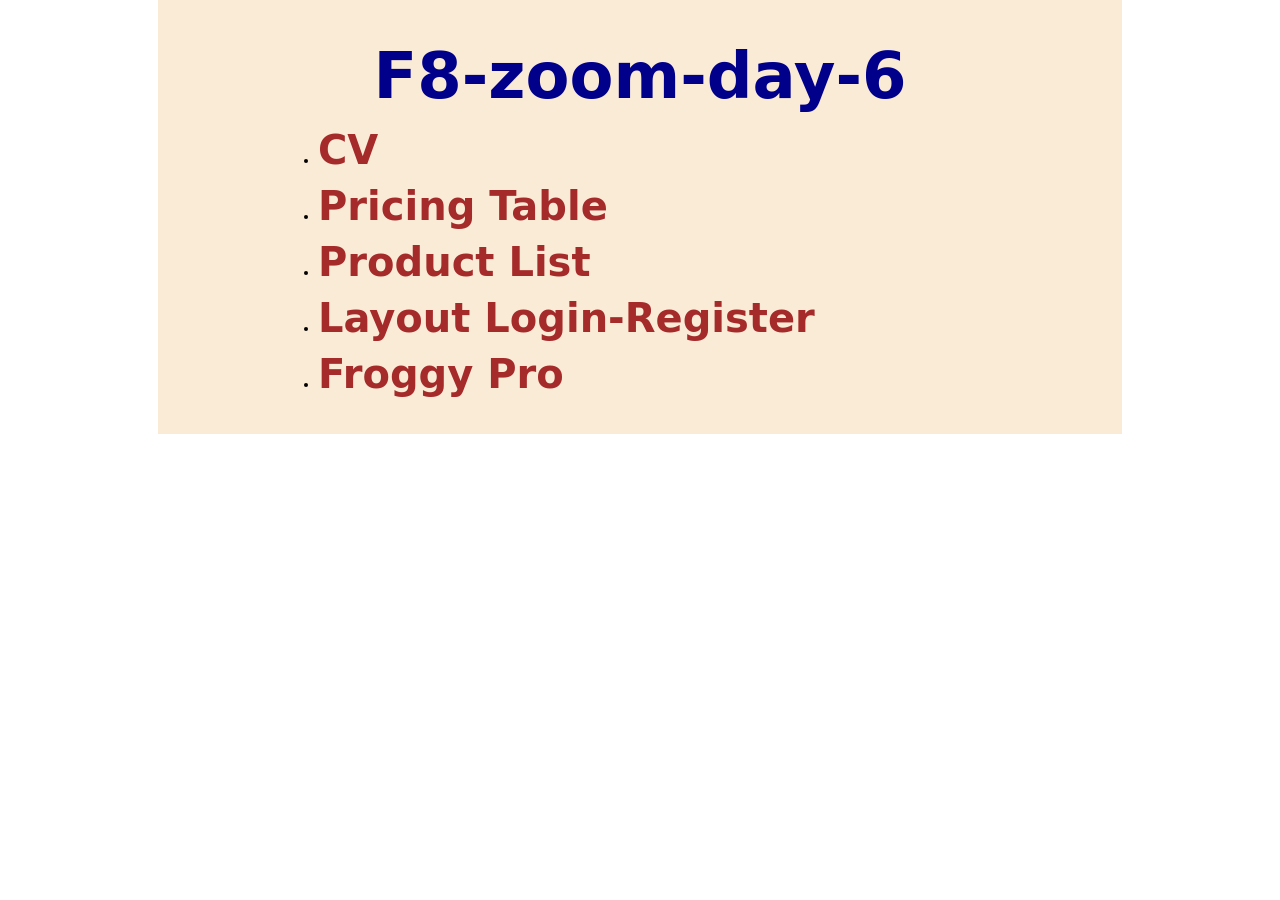
<file: index.html>
<!doctype html>
<html lang="en">
    <head>
        <meta charset="UTF-8" />
        <meta name="viewport" content="width=device-width, initial-scale=1.0" />

        <link rel="stylesheet" href="./css/reset.css" />
        <link rel="stylesheet" href="./css/styles.css" />

        <title>f8-zoom-day-6</title>
    </head>
    <body>
        <div class="index">
            <h1>F8-zoom-day-6</h1>
            <ul>
                <li><a href="./cv-flex.html" target="_blank">CV</a></li>
                <li>
                    <a href="./pricing-flex.html" target="_blank">
                        Pricing Table
                    </a>
                </li>
                <li>
                    <a href="./product-list.html" target="_blank">
                        Product List
                    </a>
                </li>
                <li>
                    <a href="./register-layout.html" target="_blank">
                        Layout Login-Register
                    </a>
                </li>
                <li>
                    <a href="./froggy.html" target="_blank">
                        Froggy Pro
                    </a>
                </li>
            </ul>
        </div>
    </body>
</html>
</file>
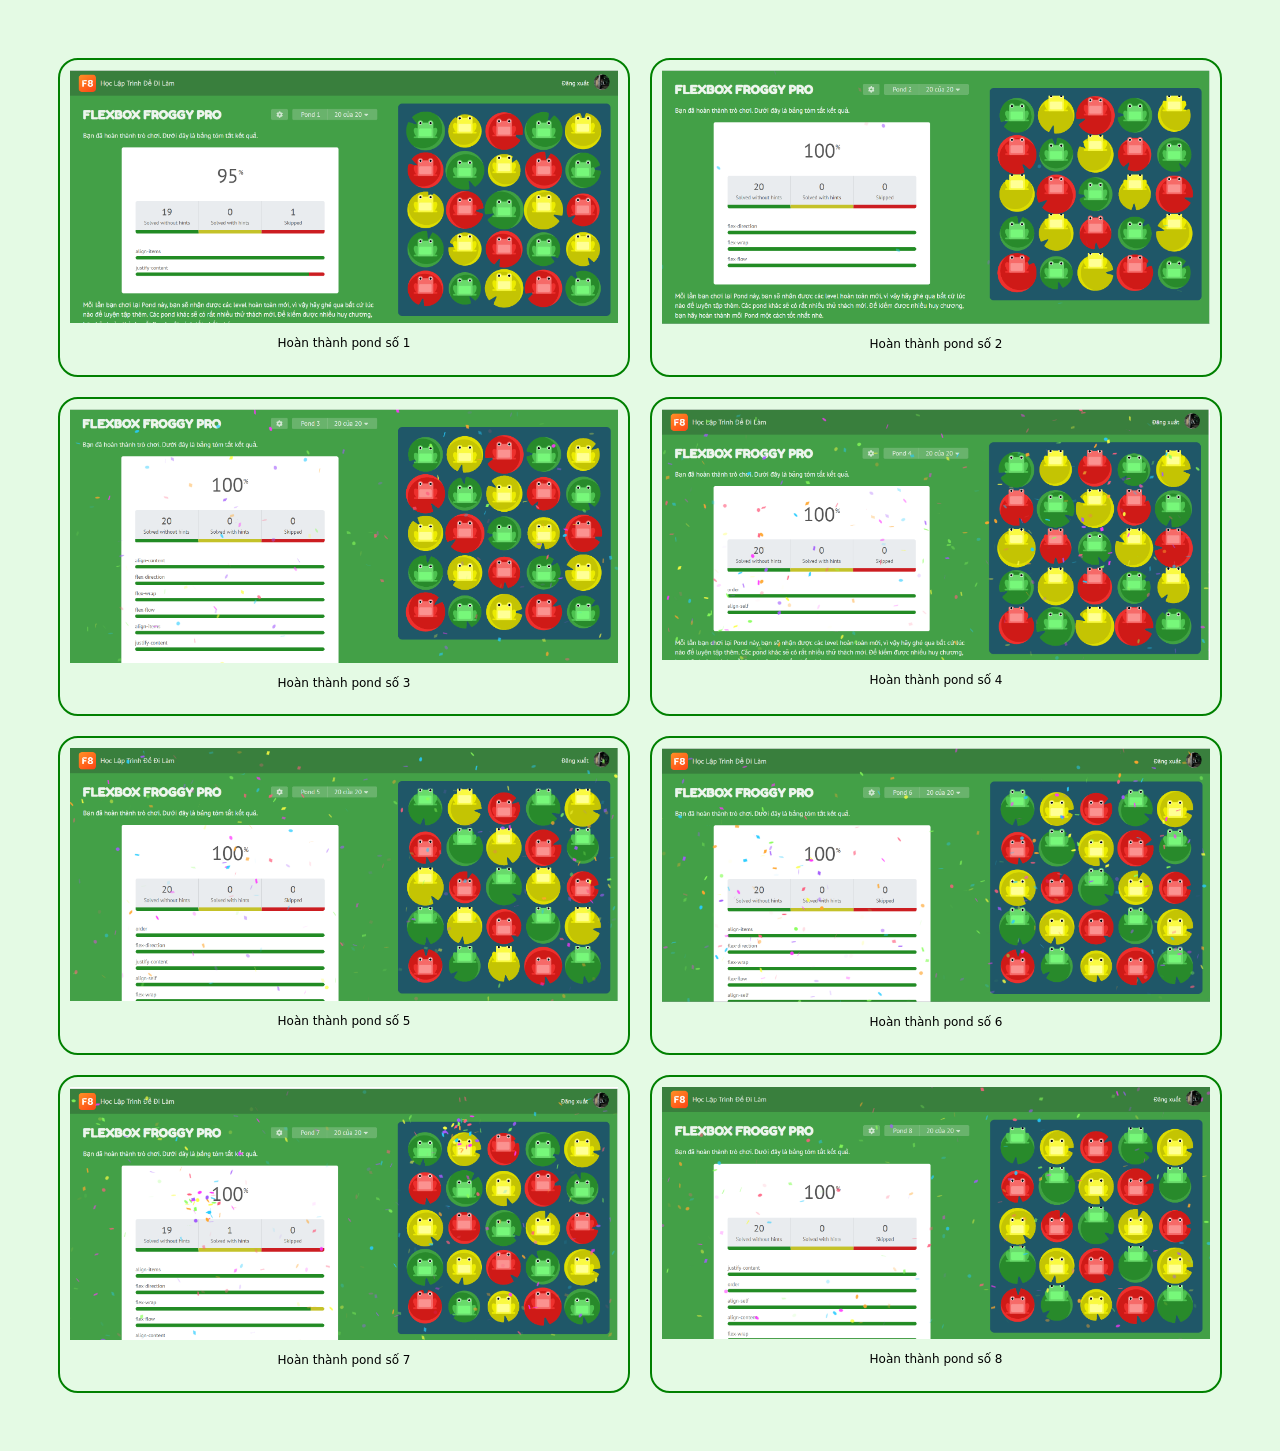
<file: froggy.html>
<!doctype html>
<html lang="en">
    <head>
        <meta charset="UTF-8" />
        <meta name="viewport" content="width=device-width, initial-scale=1.0" />
        <link rel="stylesheet" href="./css/styles.css" />

        <title>Froggy Pro</title>
    </head>
    <body class="froggy-page">
        <div class="container">
            <div class="box">
                <img src="./image/pond-1.png" alt="" />
                <p>Hoàn thành pond số 1</p>
            </div>
            <div class="box">
                <img src="./image/pond-2.png" alt="" />
                <p>Hoàn thành pond số 2</p>
            </div>
            <div class="box">
                <img src="./image/pond-3.png" alt="" />
                <p>Hoàn thành pond số 3</p>
            </div>
            <div class="box">
                <img src="./image/pond-4.png" alt="" />
                <p>Hoàn thành pond số 4</p>
            </div>
            <div class="box">
                <img src="./image/pond-5.png" alt="" />
                <p>Hoàn thành pond số 5</p>
            </div>
            <div class="box">
                <img src="./image/pond-6.png" alt="" />
                <p>Hoàn thành pond số 6</p>
            </div>
            <div class="box">
                <img src="./image/pond-7.png" alt="" />
                <p>Hoàn thành pond số 7</p>
            </div>
            <div class="box">
                <img src="./image/pond-8.png" alt="" />
                <p>Hoàn thành pond số 8</p>
            </div>
        </div>
    </body>
</html>
</file>
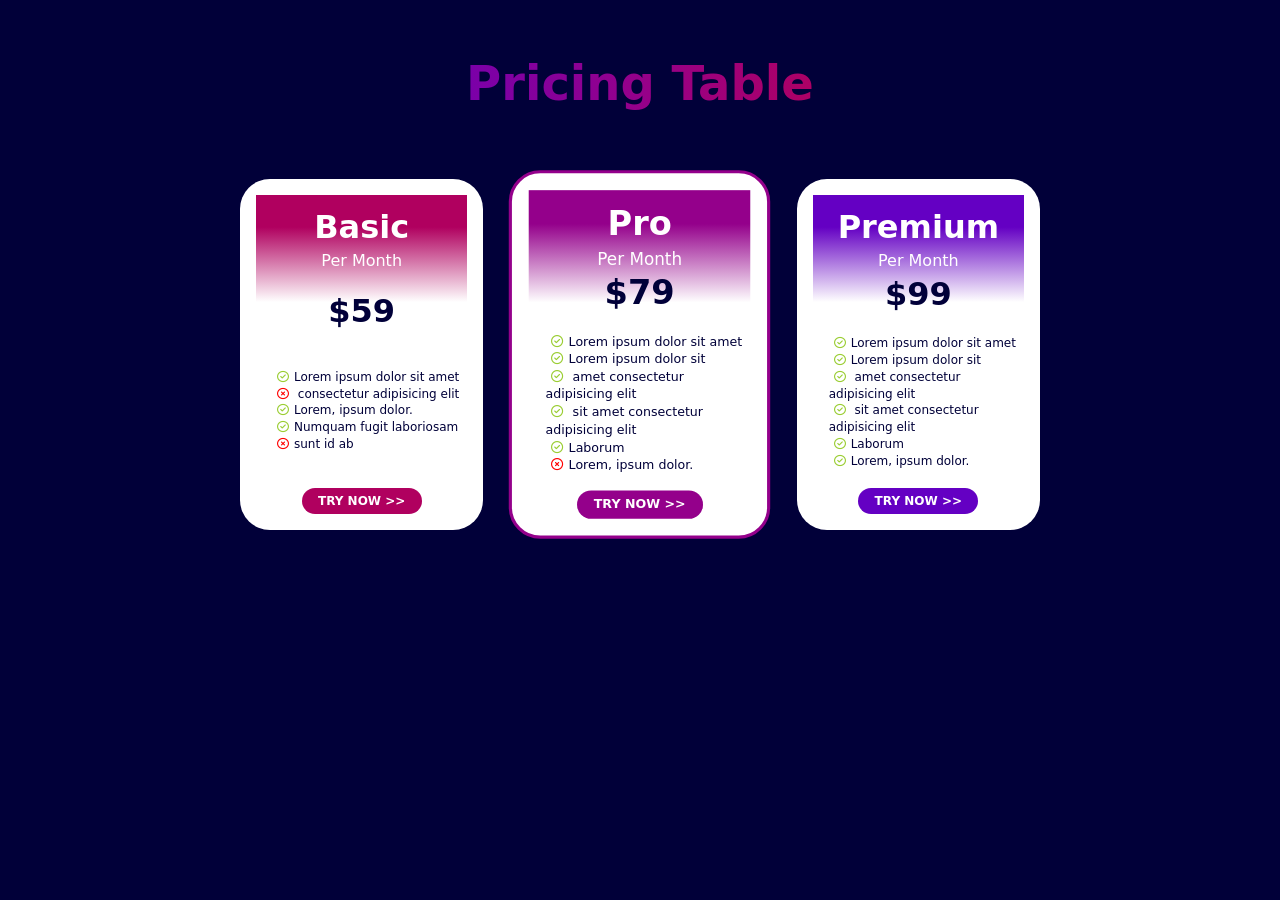
<file: pricing-flex.html>
<!doctype html>
<html lang="en">
    <head>
        <meta charset="UTF-8" />
        <meta name="viewport" content="width=device-width, initial-scale=1.0" />
        <link rel="stylesheet" href="./css/reset.css" />
        <link rel="stylesheet" href="./css/styles.css" />
        <link
            rel="stylesheet"
            href="https://cdnjs.cloudflare.com/ajax/libs/font-awesome/6.7.2/css/all.min.css"
            integrity="sha512-Evv84Mr4kqVGRNSgIGL/F/aIDqQb7xQ2vcrdIwxfjThSH8CSR7PBEakCr51Ck+w+/U6swU2Im1vVX0SVk9ABhg=="
            crossorigin="anonymous"
            referrerpolicy="no-referrer"
        />

        <title>Pricing Table</title>
    </head>
    <body class="pricing-page">
        <div class="pricing">
            <h1>Pricing Table</h1>
            <div class="table">
                <div class="basic card">
                    <h2><span class="heading">Basic</span> Per Month</h2>
                    <h3>$59</h3>
                    <div class="content">
                        <ul class="feature-list">
                            <li class="included">Lorem ipsum dolor sit amet</li>
                            <li class="excluded">
                                consectetur adipisicing elit
                            </li>
                            <li class="included">Lorem, ipsum dolor.</li>
                            <li class="included">Numquam fugit laboriosam</li>
                            <li class="excluded">sunt id ab</li>
                        </ul>
                    </div>
                    <a href="#!">TRY NOW >></a>
                </div>

                <div class="pro card">
                    <h2><span class="heading">Pro</span> Per Month</h2>
                    <h3>$79</h3>
                    <div class="content">
                        <ul class="feature-list">
                            <li class="included">Lorem ipsum dolor sit amet</li>
                            <li class="included">Lorem ipsum dolor sit</li>
                            <li class="included">
                                amet consectetur adipisicing elit
                            </li>
                            <li class="included">
                                sit amet consectetur adipisicing elit
                            </li>
                            <li class="included">Laborum</li>
                            <li class="excluded">Lorem, ipsum dolor.</li>
                        </ul>
                    </div>
                    <a href="#!">TRY NOW >></a>
                </div>

                <div class="premium card">
                    <h2><span class="heading">Premium</span> Per Month</h2>
                    <h3>$99</h3>
                    <div class="content">
                        <ul class="feature-list">
                            <li class="included">Lorem ipsum dolor sit amet</li>
                            <li class="included">Lorem ipsum dolor sit</li>
                            <li class="included">
                                amet consectetur adipisicing elit
                            </li>
                            <li class="included">
                                sit amet consectetur adipisicing elit
                            </li>
                            <li class="included">Laborum</li>
                            <li class="included">Lorem, ipsum dolor.</li>
                        </ul>
                    </div>
                    <a href="#!">TRY NOW >></a>
                </div>
            </div>
        </div>
    </body>
</html>
</file>
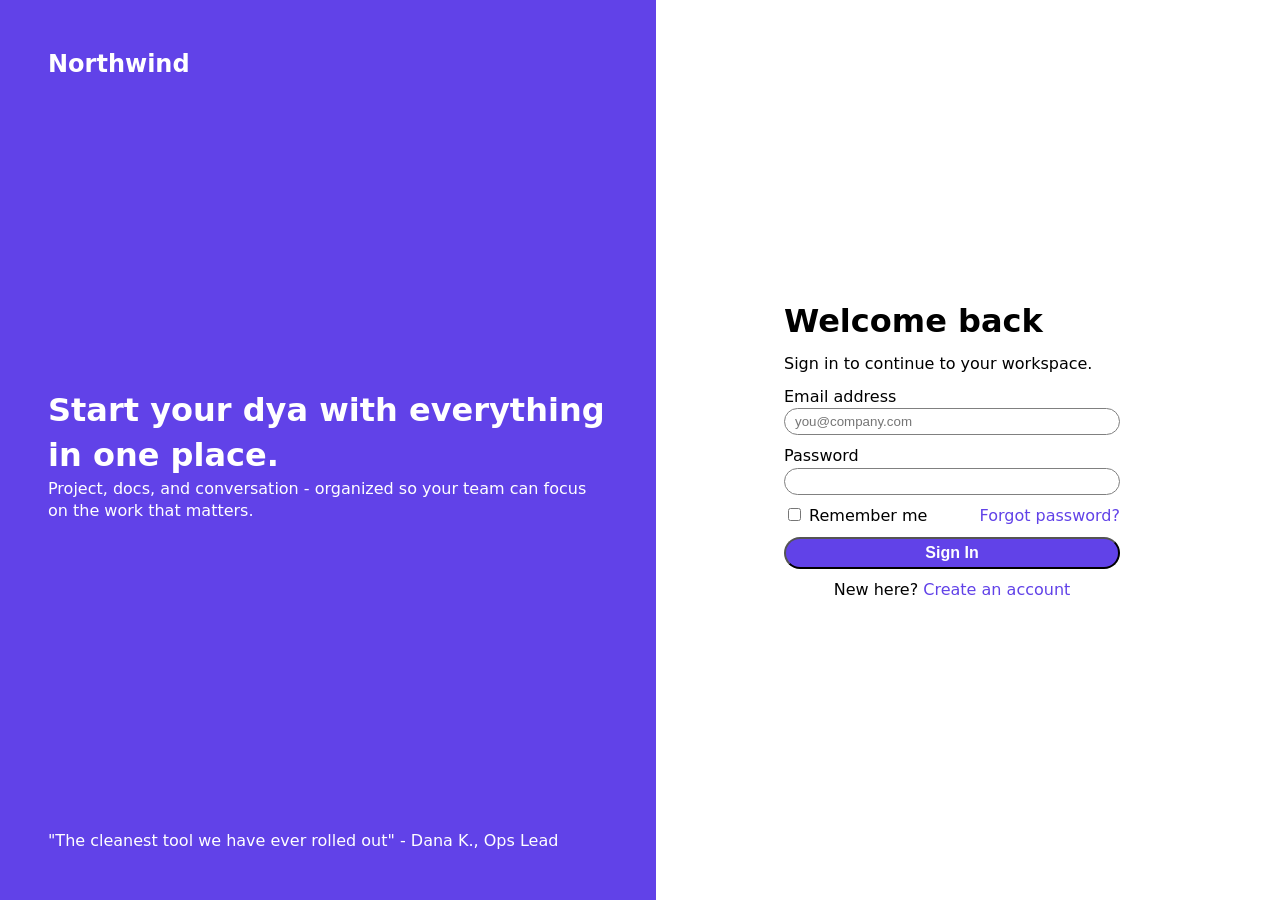
<file: register-layout.html>
<!doctype html>
<html lang="en">
    <head>
        <meta charset="UTF-8" />
        <meta name="viewport" content="width=device-width, initial-scale=1.0" />

        <link rel="stylesheet" href="./css/reset.css" />
        <link rel="stylesheet" href="./css/styles.css" />

        <title>Layout Login-Register</title>
    </head>
    <body class="login-register">
        <div class="part-1">
            <h3>Northwind</h3>
            <div>
                <h1>Start your dya with everything in one place.</h1>
                <p>
                    Project, docs, and conversation - organized so your team can
                    focus on the work that matters.
                </p>
            </div>
            <p>
                "The cleanest tool we have ever rolled out" - Dana K., Ops Lead
            </p>
        </div>
        <div class="part-2">
            <div class="login-container">
                <h2>Welcome back</h2>
            <p>Sign in to continue to your workspace.</p>
            <label class="input-label">
                Email address
                <input
                    type="email"
                    name="email-input"
                    id="email-input"
                    placeholder="you@company.com"
                />
            </label>
            <label class="input-label">
                Password
                <input
                    type="password"
                    name="password-input"
                    id="password-input"
                />
            </label>
            <div class="remember-forgot">
                <label class="remember-password">
                    <input type="checkbox" name="remember-checkbox" />
                    Remember me
                </label>
                <a href="#!">Forgot password?</a>
            </div>
            <button type="submit">Sign In</button>
            <p class="create-account">New here? <a href="#!">Create an account</a></p>
            </div>
        </div>
    </body>
</html>
</file>
<file: css/styles.css>
body{
    font-family: system-ui, -apple-system, BlinkMacSystemFont, 'Segoe UI', Roboto, Oxygen, Ubuntu, Cantarell, 'Open Sans', 'Helvetica Neue', sans-serif;
    line-height: 1.4;
    font-size: 12px;
    box-sizing: border-box;
}

/* index */
.index  {
    background-color: antiquewhite;
    text-align: center;
    padding: 2rem;
    margin:auto;
    max-width: 900px;
}


.index h1 {
    color:darkblue;
    font-size: 4rem;
    font-weight: 800;
}

.index ul {
    list-style-type: disc;
    text-align: left;
    padding-left: 8rem;
}

.index a{
    color:brown;
    font-size: 2.5rem;
    font-weight: 600;
    text-decoration: none;
}

/* CV */
.cv-page {
    background: cornflowerblue;
}

.cv {
    display: flex;
    background-color: #fff;
    max-width: 900px;
    min-height: 100px;
    margin-inline: auto;
    margin-block: 4rem;
    box-shadow: 18px 18px 20px 0px rgba(0,0,0,0.3);
}

.cv .bold {
    font-weight: 600;
}

.cv h1 {
    font-size: 1.5rem;
    font-weight: 700;
}

.cv h2 {
    font-size: 1.4rem;
    font-weight: 600;
    margin-bottom: 1rem;
}

.cv .content h2 {
    border-bottom: 2px solid hsl(206.67deg 41.54% 25.49%);
}

.cv h3 {
    font-size: 1.2rem;
    display: flex;
    flex-wrap:wrap;
    justify-content: space-between;
}

.cv .content h3 {
    font-size: 1.2rem;
    margin-top: 10px;
}

.cv a {
    color: inherit;
    text-decoration: none;
}

.cv ul {
    list-style-type: disc;
    padding-left: 2rem;
    margin-bottom: 10px;
}

.cv .avatar {
    height: 150px;
    width: 150px;
    border-radius: 50%;
    margin: auto;
} 

.cv .cv-info {
    flex: 1;
    display: flex;
    flex-direction: column;
    gap: 4rem;
    color: white;
    background-color: hsl(206.67deg 41.54% 25.49%);
    padding: 30px 20px;
}

.cv .cv-info > * {
    display: flex;
    flex-direction: column;
}

.cv .content {
    flex: 2;
    text-align: justify;
    padding: 30px 40px;
}


/* Pricing page */
.pricing-page {
    background-color: #010039;
}

.pricing h1 {
    color: #5600d4;
    font-size: 3rem;
    font-weight: 900;
    text-align: center;
    padding: 50px 20px 30px;
}

@supports (background-clip: text) or (-webkit-background-clip: text) {
    .pricing h1 {
        color: transparent;
        background: linear-gradient(to right, #3300fc, #95008a, #eb0000);
        background-clip: text;
        -webkit-background-clip: text;
    }
}

.pricing h1:hover {
    text-shadow: 10px 10px 30px #b0005f;
}

.pricing .table {
    display: flex;
    justify-content: space-between;
    gap: 2rem;
    max-width: 800px;
    min-height: 350px;
    padding: 2rem;
    margin:auto;
}

.pricing .card {
    display: flex;
    flex-direction: column;
    justify-content: space-between;
    gap: 1rem;
    flex: 1;
    background-color: #fff;
    color: #010039;
    padding: 1rem;
    border-radius: 30px;
    text-align: center;
}

.pricing .table  h2 {
    font-size: 1rem;
    color: #fff;
    padding: 10px 10px 30px;
}

.pricing h2 span {
    display: block;
    font-size: 2rem; 
    font-weight: 800;
}

.pricing h3 {
    font-weight: 700;
    font-size: 2rem;
    margin-top: -3rem;

}

.pricing .basic h2 {
    background: linear-gradient(#b0005f 30%, #fff);
}

.pricing .pro h2 {
    background: linear-gradient(#94008b 30%, #fff);
}

.pricing .premium h2 {
    background: linear-gradient(#6400c3 30%, #fff);
}

.pricing ul {
    text-align: left;
    padding-left: 1rem;
}

.pricing ul .included::before {
    content: " \f058 ";
    font-family: "Font Awesome 6 Free";
    color: yellowgreen;
    padding-inline: 5px;
}

.pricing ul .excluded::before {
    content: " \f057 ";
    font-family: "Font Awesome 6 Free";
    color: red;
    padding-inline: 5px;
}

.pricing a {
    color: #fff;
    text-decoration: none;
    font-weight: 600;
    width: 100px;
    padding: 5px 10px;
    border-radius: 2rem;
    margin-inline: auto;
}

.pricing .basic a{
    background: #b0005f;
}

.pricing .basic a:hover{
    color: #b0005f;
    background: #fff;
    border: 2px solid currentColor;
}

.pricing .pro a{
    background: #94008b;
}

.pricing .pro a:hover{
    color: #94008b;
    background: #fff;
    border: 2px solid currentColor;
}

.pricing .premium a{
    background: #6400c3;
}

.pricing .premium a:hover{
    color: #6400c3;
    background: #fff;
    border: 2px solid currentColor;
}

.pricing .card:hover {
    box-shadow: 0px 0px 50px white;

}

.pricing .card:nth-child(2) {
    border: 3px solid #94008b;
    transform: scale(1.05);
}

.pricing .card:nth-child(2):hover {
    box-shadow: 0px 10px 60px yellow;
}

/* Product List */
.product-page {
    background-color: floralwhite;
}

.product-page h1 {
    font-weight: 900;
    font-size: 3rem;
    text-align: center;
    text-transform: uppercase;
    color: crimson;
    margin: 50px;
}

@supports (background-clip: text) or (-webkit-background-clip: text) {
    .product-page h1 { 
        color: transparent;
        background: linear-gradient(to left, #fdcf58, #ff0000);
        background-clip: text;
        -webkit-background-clip: text;
    }
}

.product-list {
    display: flex;
    flex-wrap: wrap;
    justify-content: center;
    gap: 20px;
    margin: 50px;
}

.product-list .product-box {
    width: 25%;
    display: flex; 
    flex-direction: column;
    gap: 1rem;
    background-color: #dfdede;
    padding: 1rem;
    border: 1px solid #333;
    border-radius: 2rem;
}

.product-list .product-box:hover {
    box-shadow: 10px 10px 30px #333;
    transform: scale(1.05);
}

.product-list a {
    display: flex; 
    flex-direction: column;
    gap: 1rem;
    color: black;
    text-decoration: none;
    box-sizing:content-box;
}

.product-list a img {
    border-radius: 2rem;
}

.product-list h2 {
    font-size: 1.2rem;
    white-space: nowrap;
    overflow: hidden;
    text-overflow: ellipsis;
}

.product-list .price-box {
    display: flex;
    justify-content: space-between;
    font-size: 1rem;
    font-weight: 500;
    color: orangered;
}

.product-list .price-box button {
    color: orangered;
    padding: 5px 10px;
    border: 2px solid currentColor;
    border-radius: 10px;
    cursor: pointer;
}

/* Login-Register */
.login-register {
    --primary-color: hsl(251.2deg 78.3% 58.43%);
    display: flex;
    height: 100vh;
}

.login-register .part-1 {
    flex: 1;
    display: flex;
    flex-direction: column;
    justify-content: space-between;
    background: var(--primary-color);
    color: #fff;
    padding: 3rem;
}

.login-register .part-1 h3 {
    font-weight: 700;
    font-size: 1.5rem;
}

.login-register .part-1 h1 {
    font-size: 2rem;
    font-weight: 700;
}

.login-register .part-1 p {
    font-size: 1rem;
}

.login-register .part-2 {
    flex: 1;
    display: flex;
    flex-direction: column;
    justify-content: center; 
    align-items: flex-start; 
    padding-left: 4rem;
}

.login-register .part-2 .login-container {
    display: flex; 
    flex-direction: column;
    gap: 10px;
    width: 60%;
    padding: 4rem;
}

.login-register .part-2 .remember-forgot {
    display: flex;
    justify-content: space-between;
}

.login-register .part-2 h2 {
    font-weight: 700;
    font-size: 2rem;
}

.login-register .part-2 p {
    font-size: 1rem;
}

.login-register .part-2 p.create-account {
    text-align: center;
}

.login-register .part-2 label {
    font-size: 1rem;
}

.login-register .part-2 .input-label {
    display: flex;
    flex-direction: column;
    width: 100%;
    font-weight: 500;
}

.login-register .part-2 input {
    padding: 5px 10px;  
    border: 1.5px solid grey;
    border-radius: 20px;
}

.login-register .part-2 label:focus>input{
    border: 1.5px solid hsl(251.2deg 78.3% 58.43%);
}


.login-register .part-2 a {
    font-size: 1rem;
    text-decoration: none;
    font-weight: 500;
    color: var(--primary-color);
}

.login-register .part-2 button {
    color: #fff;
    background-color: var(--primary-color);
    font-size: 1rem;
    font-weight: 600;
    padding: 5px 10px;
    border-radius: 20px;
}

.login-register .part-2 button:active {
    color: var(--primary-color);
    background: #fff;
    border: 2px solid var(--primary-color);
}

/* Froggy */
.froggy-page {
    background-color: rgb(228, 250, 228);
    padding: 50px;
}

.froggy-page .container {
    display: flex;
    flex-wrap: wrap;
    gap: 20px;
}

.froggy-page .box {
    width: 40%;
    display: flex;
    flex-direction: column;
    padding: 10px;
    flex:1;
    border: 2px solid green;
    border-radius: 20px;
}

.froggy-page p {
    text-align: center;
}
</file>
